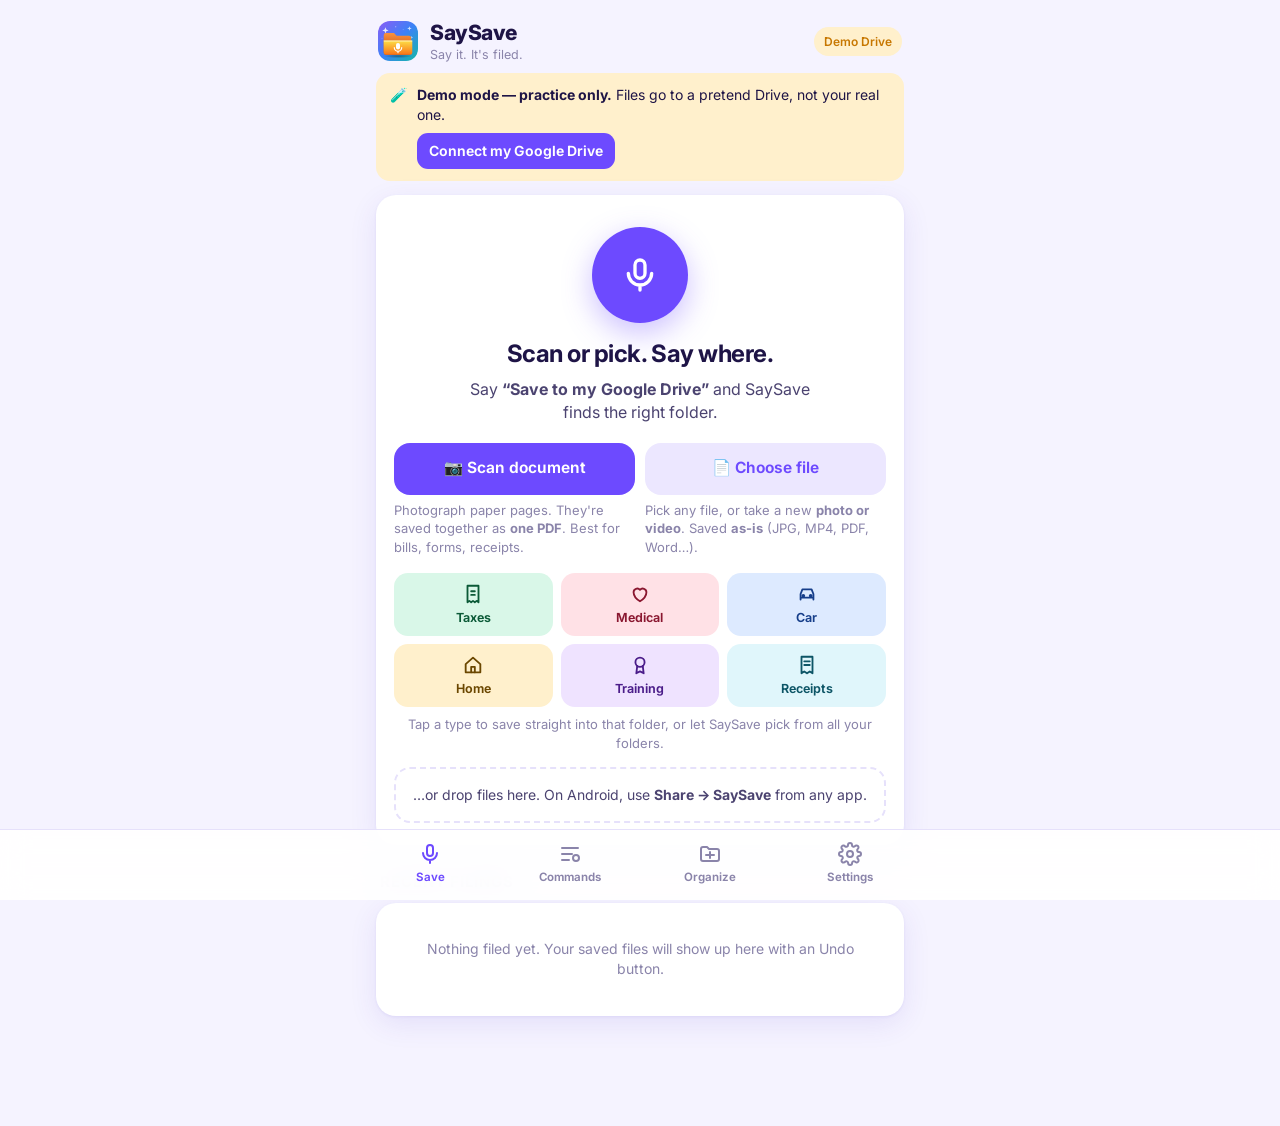
<file: index.html>
<!DOCTYPE html>
<html lang="en">
<head>
<meta charset="utf-8">
<meta name="viewport" content="width=device-width, initial-scale=1">
<meta name="theme-color" content="#6d4aff">
<title>SaySave</title>
<link rel="manifest" href="manifest.webmanifest">
<link rel="icon" href="icon-192.png">
<link rel="apple-touch-icon" href="icon-192.png">
<meta name="apple-mobile-web-app-capable" content="yes">
<link rel="preconnect" href="https://fonts.googleapis.com">
<link href="https://fonts.googleapis.com/css2?family=Inter:wght@400;500;600;700;800&display=swap" rel="stylesheet">
<link rel="stylesheet" href="styles.css">
</head>
<body>
<div class="app">
  <header class="topbar">
    <svg class="logo" viewBox="0 0 140 140" aria-hidden="true"><defs>
<linearGradient id="lg-bg" x1="0" y1="0" x2="1" y2="1"><stop offset="0" stop-color="#8B5CF6"/><stop offset="0.5" stop-color="#3B82F6"/><stop offset="1" stop-color="#14B8A6"/></linearGradient>
<linearGradient id="lg-front" x1="0" y1="0" x2="0" y2="1"><stop offset="0" stop-color="#FDE047"/><stop offset="1" stop-color="#F97316"/></linearGradient>
<linearGradient id="lg-back" x1="0" y1="0" x2="0" y2="1"><stop offset="0" stop-color="#FB923C"/><stop offset="1" stop-color="#C2410C"/></linearGradient>
<radialGradient id="lg-shadow" cx=".5" cy=".5" r=".5"><stop offset="0" stop-color="#000" stop-opacity=".35"/><stop offset="1" stop-color="#000" stop-opacity="0"/></radialGradient>
</defs><rect width="140" height="140" rx="32" fill="url(#lg-bg)"/><g transform="translate(0.0 0.0) scale(1.0)"><g fill="#FFFFFF"><path d="M26 22 l3 8 l8 3 l-8 3 l-3 8 l-3 -8 l-8 -3 l8 -3z" opacity=".85"/><path d="M110 18 l2 6 l6 2 l-6 2 l-2 6 l-2 -6 l-6 -2 l6 -2z" opacity=".75"/><path d="M118 52 l1.5 4 l4 1.5 l-4 1.5 l-1.5 4 l-1.5 -4 l-4 -1.5 l4 -1.5z" opacity=".6"/><circle cx="62" cy="20" r="2" opacity=".65"/><circle cx="14" cy="60" r="1.6" opacity=".55"/><circle cx="88" cy="30" r="1.4" opacity=".55"/></g></g><g transform="translate(0.0 0.0) scale(1.0)"><ellipse cx="70" cy="123" rx="50" ry="7" fill="url(#lg-shadow)"/>
<path d="M28 42 h28 l9 10 h43 a8 8 0 0 1 8 8 v50 a8 8 0 0 1 -8 8 h-80 a8 8 0 0 1 -8 -8 v-60 a8 8 0 0 1 8 -8z" fill="url(#lg-back)"/>
<path d="M20 68 h100 v42 a8 8 0 0 1 -8 8 h-84 a8 8 0 0 1 -8 -8z" fill="url(#lg-front)"/>
<rect x="20" y="68" width="100" height="4" fill="#FFFFFF" opacity=".55"/>
<rect x="63" y="77" width="14" height="23" rx="7" fill="#FFFFFF"/>
<path d="M57 93 a13 13 0 0 0 26 0 M70 106 v5" fill="none" stroke="#FFFFFF" stroke-width="4" stroke-linecap="round"/></g></svg>
    <div>
      <div class="brand-name">SaySave</div>
      <div class="brand-sub">Say it. It's filed.</div>
    </div>
    <button class="mode-pill" id="modePill" type="button">Demo Drive</button>
  </header>
  <main id="view"></main>
</div>

<nav class="tabbar"><div class="inner">
  <button class="tab on" data-tab="home" type="button">
    <svg viewBox="0 0 24 24" fill="none" stroke="currentColor" stroke-width="2" stroke-linecap="round" stroke-linejoin="round"><rect x="9" y="3" width="6" height="11" rx="3"/><path d="M5 11a7 7 0 0 0 14 0M12 18v3"/></svg>Save</button>
  <button class="tab" data-tab="commands" type="button">
    <svg viewBox="0 0 24 24" fill="none" stroke="currentColor" stroke-width="2" stroke-linecap="round" stroke-linejoin="round"><path d="M4 6h16M4 12h10M4 18h7"/><circle cx="18" cy="16" r="3"/></svg>Commands</button>
  <button class="tab" data-tab="organize" type="button">
    <svg viewBox="0 0 24 24" fill="none" stroke="currentColor" stroke-width="2" stroke-linecap="round" stroke-linejoin="round"><path d="M3 7a2 2 0 0 1 2-2h4l2 2h8a2 2 0 0 1 2 2v8a2 2 0 0 1-2 2H5a2 2 0 0 1-2-2z"/><path d="M8 13h8M12 10v6"/></svg>Organize</button>
  <button class="tab" data-tab="setup" type="button">
    <svg viewBox="0 0 24 24" fill="none" stroke="currentColor" stroke-width="2" stroke-linecap="round" stroke-linejoin="round"><circle cx="12" cy="12" r="3"/><path d="M19.4 15a1.7 1.7 0 0 0 .3 1.8l.1.1a2 2 0 1 1-2.8 2.8l-.1-.1a1.7 1.7 0 0 0-1.8-.3 1.7 1.7 0 0 0-1 1.5V21a2 2 0 1 1-4 0v-.1a1.7 1.7 0 0 0-1.1-1.5 1.7 1.7 0 0 0-1.8.3l-.1.1a2 2 0 1 1-2.8-2.8l.1-.1a1.7 1.7 0 0 0 .3-1.8 1.7 1.7 0 0 0-1.5-1H3a2 2 0 1 1 0-4h.1a1.7 1.7 0 0 0 1.5-1.1 1.7 1.7 0 0 0-.3-1.8l-.1-.1a2 2 0 1 1 2.8-2.8l.1.1a1.7 1.7 0 0 0 1.8.3H9a1.7 1.7 0 0 0 1-1.5V3a2 2 0 1 1 4 0v.1a1.7 1.7 0 0 0 1 1.5 1.7 1.7 0 0 0 1.8-.3l.1-.1a2 2 0 1 1 2.8 2.8l-.1.1a1.7 1.7 0 0 0-.3 1.8V9a1.7 1.7 0 0 0 1.5 1H21a2 2 0 1 1 0 4h-.1a1.7 1.7 0 0 0-1.5 1z"/></svg>Settings</button>
</div></nav>

<input type="file" id="filePick" multiple class="hidden">
<input type="file" id="camPick" accept="image/*" capture="environment" class="hidden">
<div id="layer"></div>

<script src="logic.js"></script>
<script src="drive.js"></script>
<script src="scan.js"></script>
<script src="app.js"></script>
</body>
</html>
</file>
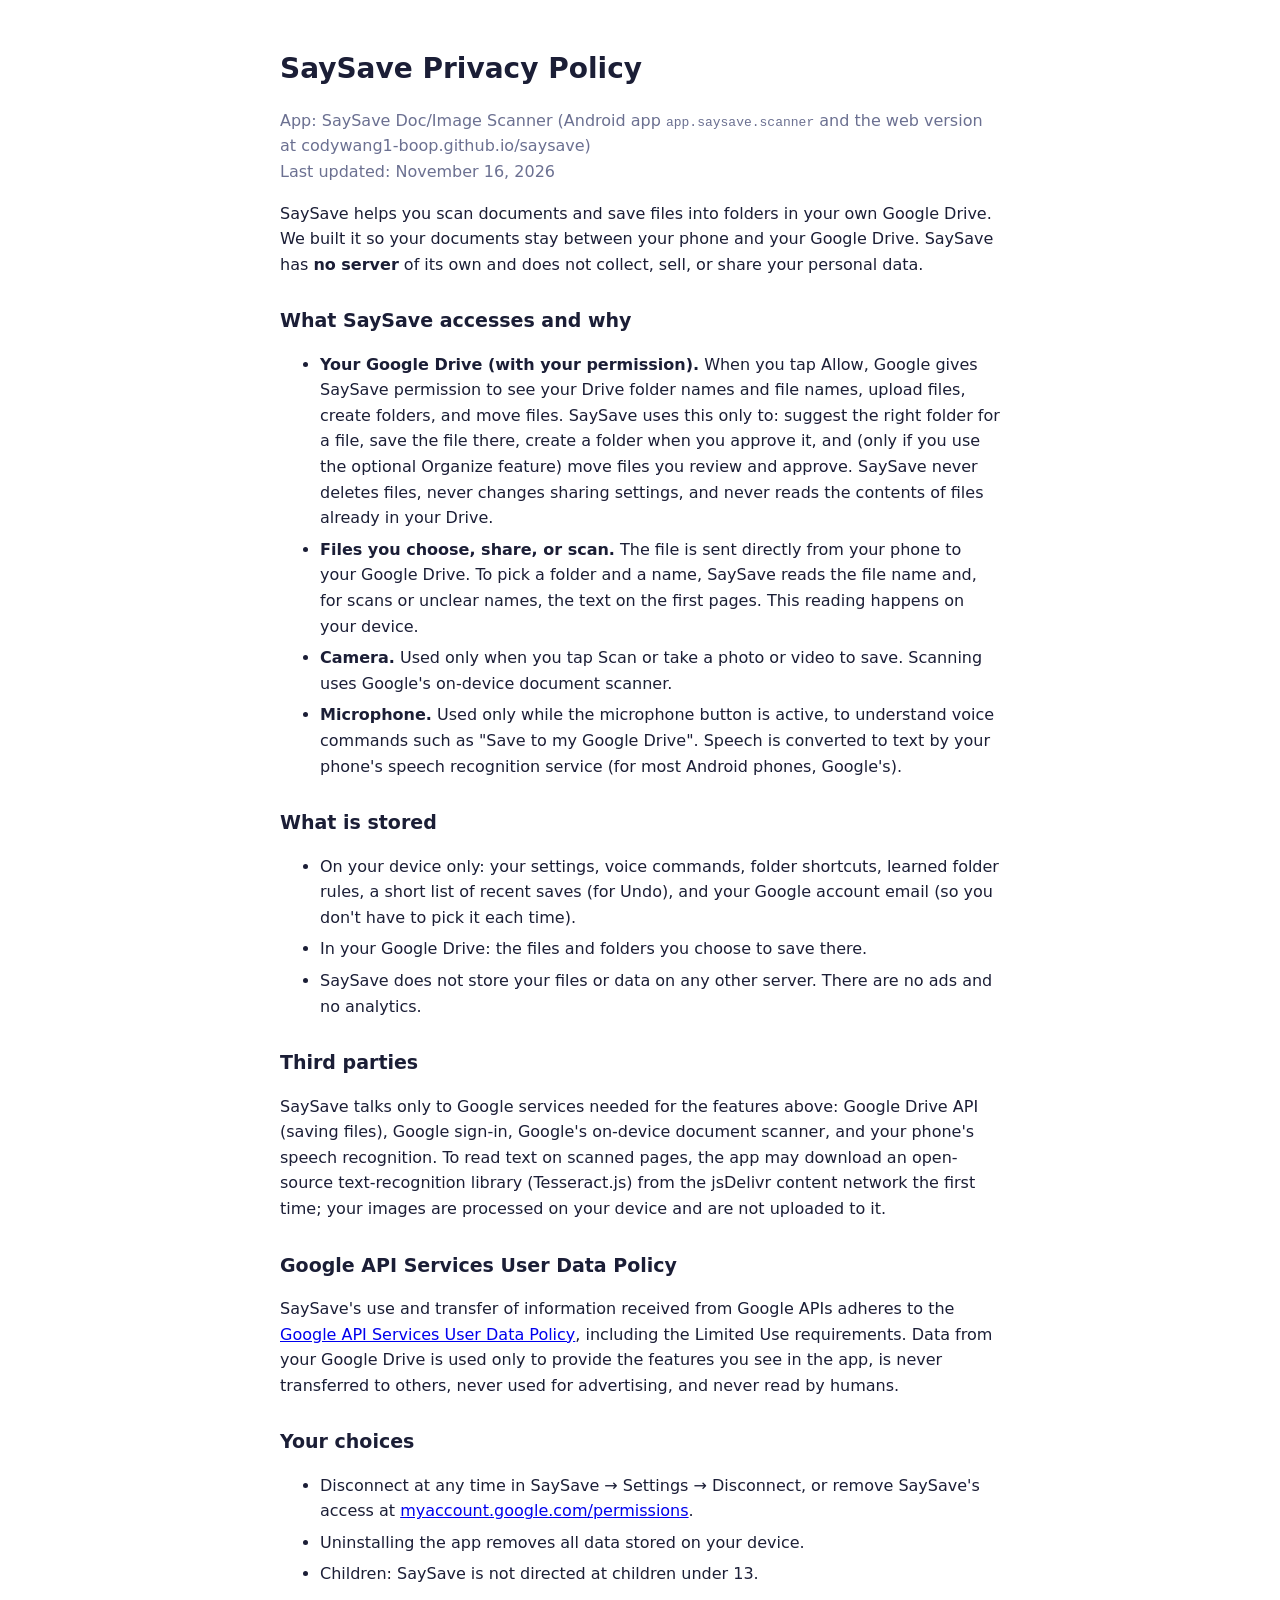
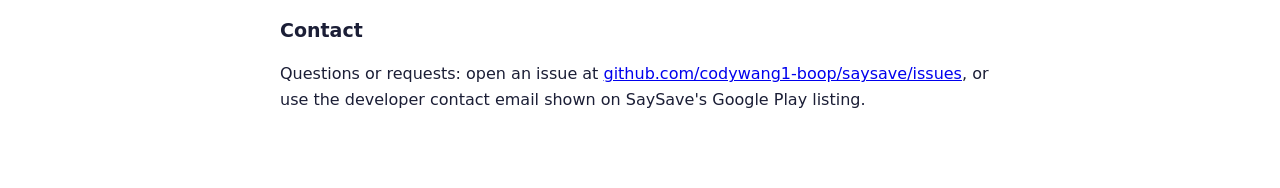
<file: privacy.html>
<!DOCTYPE html>
<html lang="en">
<head>
<meta charset="utf-8">
<meta name="viewport" content="width=device-width, initial-scale=1">
<title>SaySave – Privacy Policy</title>
<style>
  body { font-family: system-ui, -apple-system, Segoe UI, Roboto, sans-serif; max-width: 720px; margin: 0 auto; padding: 28px 20px 60px; color: #1b1e36; line-height: 1.6; }
  h1 { font-size: 28px; margin-bottom: 4px; } h2 { font-size: 19px; margin-top: 28px; }
  .muted { color: #6b7091; } li { margin: 6px 0; }
</style>
</head>
<body>
<h1>SaySave Privacy Policy</h1>
<p class="muted">App: SaySave Doc/Image Scanner (Android app <code>app.saysave.scanner</code> and the web version at codywang1-boop.github.io/saysave)<br>Last updated: November 16, 2026</p>

<p>SaySave helps you scan documents and save files into folders in your own Google Drive. We built it so your documents stay between your phone and your Google Drive. SaySave has <b>no server</b> of its own and does not collect, sell, or share your personal data.</p>

<h2>What SaySave accesses and why</h2>
<ul>
  <li><b>Your Google Drive (with your permission).</b> When you tap Allow, Google gives SaySave permission to see your Drive folder names and file names, upload files, create folders, and move files. SaySave uses this only to: suggest the right folder for a file, save the file there, create a folder when you approve it, and (only if you use the optional Organize feature) move files you review and approve. SaySave never deletes files, never changes sharing settings, and never reads the contents of files already in your Drive.</li>
  <li><b>Files you choose, share, or scan.</b> The file is sent directly from your phone to your Google Drive. To pick a folder and a name, SaySave reads the file name and, for scans or unclear names, the text on the first pages. This reading happens on your device.</li>
  <li><b>Camera.</b> Used only when you tap Scan or take a photo or video to save. Scanning uses Google's on-device document scanner.</li>
  <li><b>Microphone.</b> Used only while the microphone button is active, to understand voice commands such as "Save to my Google Drive". Speech is converted to text by your phone's speech recognition service (for most Android phones, Google's).</li>
</ul>

<h2>What is stored</h2>
<ul>
  <li>On your device only: your settings, voice commands, folder shortcuts, learned folder rules, a short list of recent saves (for Undo), and your Google account email (so you don't have to pick it each time).</li>
  <li>In your Google Drive: the files and folders you choose to save there.</li>
  <li>SaySave does not store your files or data on any other server. There are no ads and no analytics.</li>
</ul>

<h2>Third parties</h2>
<p>SaySave talks only to Google services needed for the features above: Google Drive API (saving files), Google sign-in, Google's on-device document scanner, and your phone's speech recognition. To read text on scanned pages, the app may download an open-source text-recognition library (Tesseract.js) from the jsDelivr content network the first time; your images are processed on your device and are not uploaded to it.</p>

<h2>Google API Services User Data Policy</h2>
<p>SaySave's use and transfer of information received from Google APIs adheres to the <a href="https://developers.google.com/terms/api-services-user-data-policy">Google API Services User Data Policy</a>, including the Limited Use requirements. Data from your Google Drive is used only to provide the features you see in the app, is never transferred to others, never used for advertising, and never read by humans.</p>

<h2>Your choices</h2>
<ul>
  <li>Disconnect at any time in SaySave → Settings → Disconnect, or remove SaySave's access at <a href="https://myaccount.google.com/permissions">myaccount.google.com/permissions</a>.</li>
  <li>Uninstalling the app removes all data stored on your device.</li>
  <li>Children: SaySave is not directed at children under 13.</li>
</ul>

<h2>Contact</h2>
<p>Questions or requests: open an issue at <a href="https://github.com/codywang1-boop/saysave/issues">github.com/codywang1-boop/saysave/issues</a>, or use the developer contact email shown on SaySave's Google Play listing.</p>
</body>
</html>
</file>
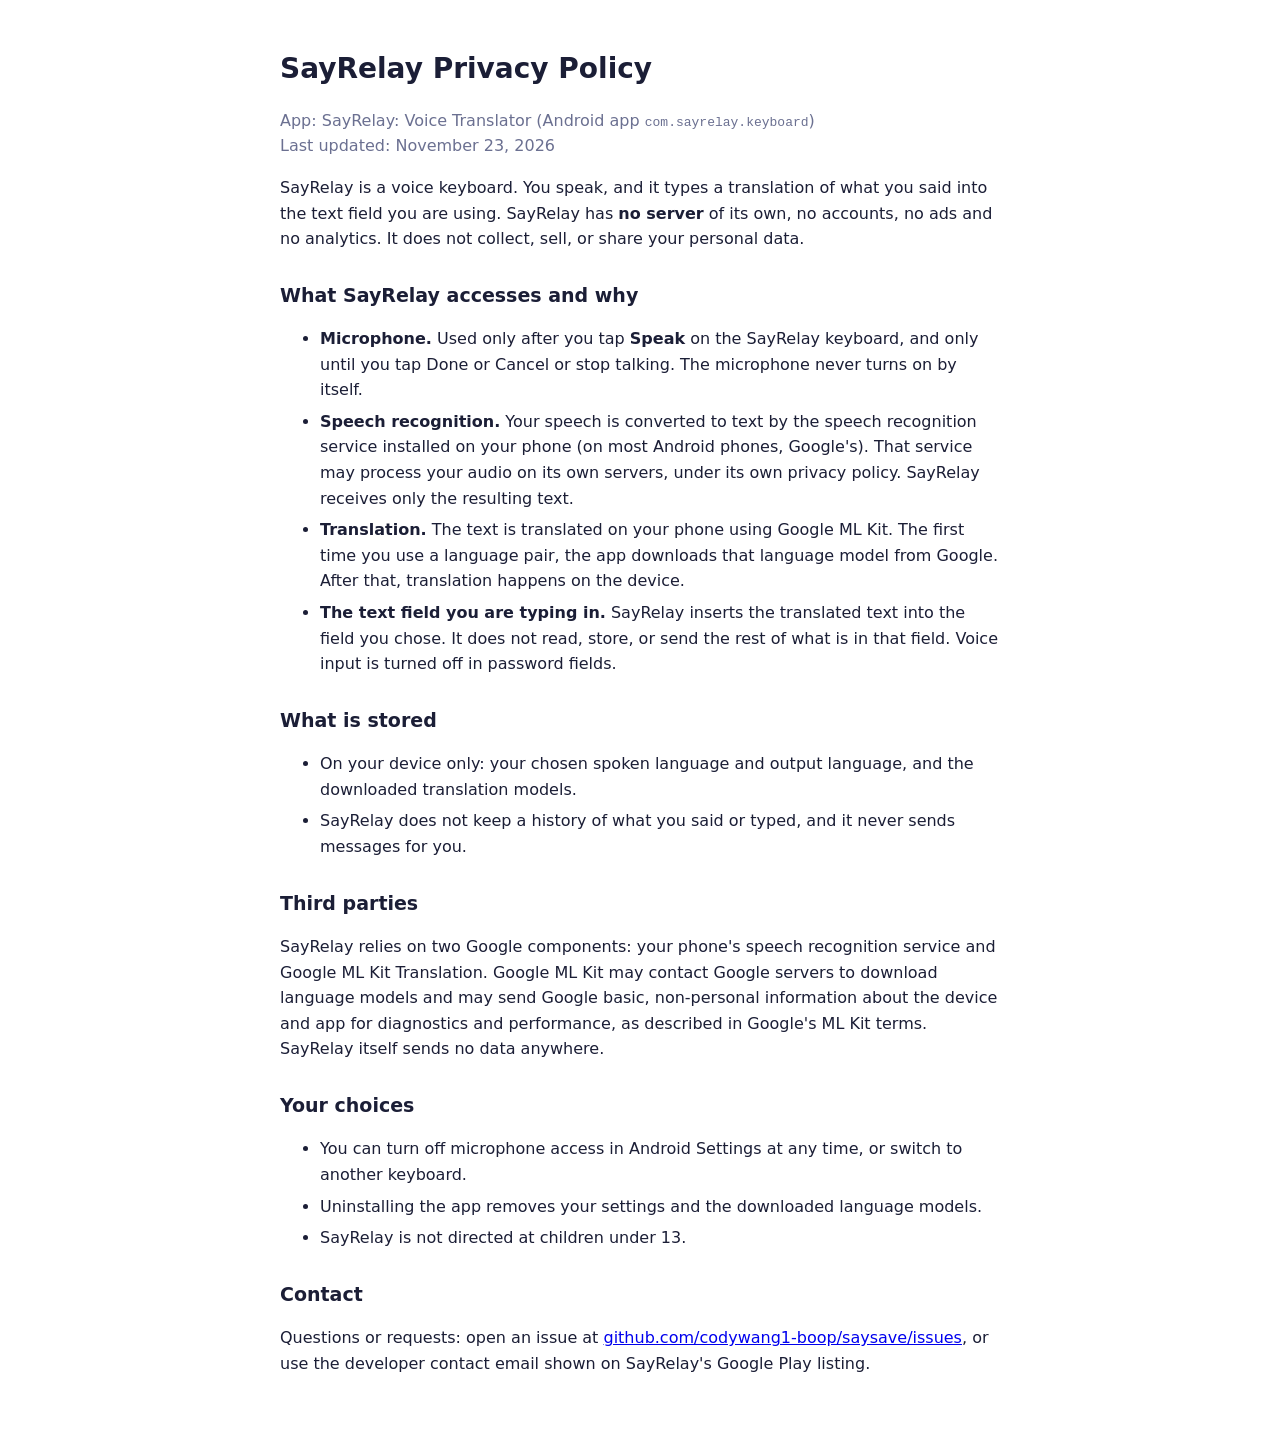
<file: sayrelay/privacy.html>
<!DOCTYPE html>
<html lang="en">
<head>
<meta charset="utf-8">
<meta name="viewport" content="width=device-width, initial-scale=1">
<title>SayRelay - Privacy Policy</title>
<style>
  body { font-family: system-ui, -apple-system, Segoe UI, Roboto, sans-serif; max-width: 720px; margin: 0 auto; padding: 28px 20px 60px; color: #1b1e36; line-height: 1.6; }
  h1 { font-size: 28px; margin-bottom: 4px; } h2 { font-size: 19px; margin-top: 28px; }
  .muted { color: #6b7091; } li { margin: 6px 0; }
</style>
</head>
<body>
<h1>SayRelay Privacy Policy</h1>
<p class="muted">App: SayRelay: Voice Translator (Android app <code>com.sayrelay.keyboard</code>)<br>Last updated: November 23, 2026</p>

<p>SayRelay is a voice keyboard. You speak, and it types a translation of what you said into the text field you are using. SayRelay has <b>no server</b> of its own, no accounts, no ads and no analytics. It does not collect, sell, or share your personal data.</p>

<h2>What SayRelay accesses and why</h2>
<ul>
  <li><b>Microphone.</b> Used only after you tap <b>Speak</b> on the SayRelay keyboard, and only until you tap Done or Cancel or stop talking. The microphone never turns on by itself.</li>
  <li><b>Speech recognition.</b> Your speech is converted to text by the speech recognition service installed on your phone (on most Android phones, Google's). That service may process your audio on its own servers, under its own privacy policy. SayRelay receives only the resulting text.</li>
  <li><b>Translation.</b> The text is translated on your phone using Google ML Kit. The first time you use a language pair, the app downloads that language model from Google. After that, translation happens on the device.</li>
  <li><b>The text field you are typing in.</b> SayRelay inserts the translated text into the field you chose. It does not read, store, or send the rest of what is in that field. Voice input is turned off in password fields.</li>
</ul>

<h2>What is stored</h2>
<ul>
  <li>On your device only: your chosen spoken language and output language, and the downloaded translation models.</li>
  <li>SayRelay does not keep a history of what you said or typed, and it never sends messages for you.</li>
</ul>

<h2>Third parties</h2>
<p>SayRelay relies on two Google components: your phone's speech recognition service and Google ML Kit Translation. Google ML Kit may contact Google servers to download language models and may send Google basic, non-personal information about the device and app for diagnostics and performance, as described in Google's ML Kit terms. SayRelay itself sends no data anywhere.</p>

<h2>Your choices</h2>
<ul>
  <li>You can turn off microphone access in Android Settings at any time, or switch to another keyboard.</li>
  <li>Uninstalling the app removes your settings and the downloaded language models.</li>
  <li>SayRelay is not directed at children under 13.</li>
</ul>

<h2>Contact</h2>
<p>Questions or requests: open an issue at <a href="https://github.com/codywang1-boop/saysave/issues">github.com/codywang1-boop/saysave/issues</a>, or use the developer contact email shown on SayRelay's Google Play listing.</p>
</body>
</html>
</file>
<file: styles.css>
:root {
  --bg: #f5f3ff;
  --card: #ffffff;
  --ink: #1e1446;
  --ink-2: #4b4370;
  --ink-3: #8a84aa;
  --line: #e6e1fb;
  --brand: #6d4aff;
  --brand-2: #8b6dff;
  --brand-soft: #ece7ff;
  --accent: #12a372;
  --accent-soft: #d9f7e8;
  --warn: #c77700;
  --warn-soft: #fff0cc;
  --danger: #d6455d;
  --radius: 20px;
  --shadow: 0 8px 28px rgba(80, 50, 200, .10), 0 1px 3px rgba(80, 50, 200, .08);
  --font: 'Inter', system-ui, -apple-system, 'Segoe UI', Roboto, sans-serif;
}
@media (prefers-color-scheme: dark) {
  :root {
    --bg: #120d2b; --card: #1d1640; --ink: #f1edff; --ink-2: #c4bce8; --ink-3: #8a82b4;
    --line: #2f2760; --brand: #9b82ff; --brand-2: #b5a2ff; --brand-soft: #2e2463;
    --accent: #3dd6a0; --accent-soft: #123d30; --warn: #ffc24d; --warn-soft: #3d2e0d;
    --shadow: 0 8px 28px rgba(0,0,0,.4);
  }
}
* { box-sizing: border-box; }
html, body { margin: 0; height: 100%; }
body {
  font-family: var(--font); background: var(--bg); color: var(--ink);
  -webkit-font-smoothing: antialiased; font-size: 16px; line-height: 1.45;
}
button, input, select, textarea { font: inherit; color: inherit; }
button { cursor: pointer; }
.app { max-width: 560px; margin: 0 auto; min-height: 100%; padding: 0 16px 96px; }

/* Header */
.topbar { display: flex; align-items: center; gap: 12px; padding: 18px 2px 8px; }
.logo { width: 40px; height: 40px; border-radius: 12px; flex: none; }
.brand-name { font-weight: 800; font-size: 21px; letter-spacing: -.02em; }
.brand-sub { font-size: 12.5px; color: var(--ink-3); margin-top: -2px; }
.mode-pill { margin-left: auto; font-size: 12px; font-weight: 600; padding: 6px 10px; border-radius: 999px;
  background: var(--brand-soft); color: var(--brand); border: 0; white-space: nowrap; }
.mode-pill.demo { background: var(--warn-soft); color: var(--warn); }

h2 { font-size: 15px; text-transform: uppercase; letter-spacing: .06em; color: var(--ink-3); margin: 26px 4px 10px; font-weight: 700; }
h3 { margin: 0 0 4px; font-size: 17px; }
.muted { color: var(--ink-3); font-size: 14px; }
.small { font-size: 13px; }

.card { background: var(--card); border-radius: var(--radius); box-shadow: var(--shadow); padding: 18px; margin-bottom: 14px; }
.card.flat { box-shadow: none; border: 1px solid var(--line); }

/* Hero */
.hero { text-align: center; padding: 26px 18px 22px; background:
  radial-gradient(120% 90% at 50% 0%, var(--brand-soft), transparent 70%), var(--card); }
.hero h1 { font-size: 24px; letter-spacing: -.02em; margin: 14px 0 6px; }
.hero p { margin: 0 auto; color: var(--ink-2); max-width: 340px; }
.drop { margin-top: 18px; border: 2px dashed var(--line); border-radius: 16px; padding: 16px; color: var(--ink-2); font-size: 14px; }
.drop.over { border-color: var(--brand); background: var(--brand-soft); }

/* Buttons */
.btn { display: inline-flex; align-items: center; justify-content: center; gap: 8px; border: 0; border-radius: 14px;
  padding: 13px 18px; font-weight: 650; font-size: 15.5px; background: var(--brand); color: #fff; transition: transform .08s, opacity .15s; }
.btn:active { transform: scale(.98); }
.btn.secondary { background: var(--brand-soft); color: var(--brand); }
.btn.ghost { background: transparent; color: var(--brand); padding: 10px 12px; }
.btn.accent { background: var(--accent); }
.btn.danger { background: transparent; color: var(--danger); }
.btn.block { width: 100%; }
.btn.sm { padding: 8px 12px; font-size: 14px; border-radius: 11px; }
.btn[disabled] { opacity: .5; pointer-events: none; }
.row { display: flex; gap: 10px; align-items: center; }
.row.wrap { flex-wrap: wrap; }
.row.end { justify-content: flex-end; }
.grow { flex: 1; min-width: 0; }

/* Mic */
.mic { width: 96px; height: 96px; border-radius: 50%; border: 0; background: linear-gradient(145deg, var(--brand-2), var(--brand));
  color: #fff; display: grid; place-items: center; margin: 6px auto 0; box-shadow: 0 10px 30px rgba(59,63,216,.35); position: relative; }
.mic svg { width: 40px; height: 40px; }
.mic.listening::before, .mic.listening::after { content: ''; position: absolute; inset: -10px; border-radius: 50%;
  border: 3px solid var(--brand-2); animation: pulse 1.4s ease-out infinite; }
.mic.listening::after { animation-delay: .7s; }
@keyframes pulse { from { opacity: .8; transform: scale(.9); } to { opacity: 0; transform: scale(1.35); } }
.mic.sm { width: 56px; height: 56px; box-shadow: none; margin: 0; }
.mic.sm svg { width: 24px; height: 24px; }
.transcript { min-height: 26px; margin: 14px 0 4px; text-align: center; font-size: 17px; font-weight: 550; color: var(--ink); }
.transcript.hint { color: var(--ink-3); font-weight: 450; font-size: 15px; }

/* Chips */
.chips { display: flex; flex-wrap: wrap; gap: 8px; justify-content: center; margin-top: 10px; }
.chip { border: 1px solid var(--line); background: var(--card); padding: 8px 13px; border-radius: 999px; font-size: 14px; font-weight: 550; color: var(--ink-2); }
.chip.primary { background: var(--brand); border-color: var(--brand); color: #fff; }
.tag { display: inline-block; font-size: 12px; font-weight: 650; padding: 3px 8px; border-radius: 999px; background: var(--accent-soft); color: var(--accent); }
.tag.warn { background: var(--warn-soft); color: var(--warn); }
.tag.brand { background: var(--brand-soft); color: var(--brand); }

/* File chip */
.filechip { display: flex; align-items: center; gap: 12px; padding: 12px; border-radius: 14px; background: var(--bg); }
.fileicon { width: 42px; height: 42px; border-radius: 11px; display: grid; place-items: center; font-size: 11px; font-weight: 800;
  color: #fff; background: #e05a4f; flex: none; letter-spacing: .03em; }
.fileicon.img { background: #2f9e6f; } .fileicon.doc { background: #3b6fd8; } .fileicon.other { background: #7a7f9e; }
.filename { font-weight: 650; overflow: hidden; text-overflow: ellipsis; white-space: nowrap; }

/* Path */
.path { display: flex; flex-wrap: wrap; align-items: center; gap: 4px; font-weight: 650; font-size: 16px; }
.path .seg { background: var(--brand-soft); color: var(--brand); padding: 4px 9px; border-radius: 8px; }
.path .seg.new { background: var(--warn-soft); color: var(--warn); border: 1px dashed var(--warn); }
.path .sep { color: var(--ink-3); }
.choice { display: flex; gap: 10px; align-items: center; padding: 11px 12px; border: 1.5px solid var(--line); border-radius: 13px; margin-top: 8px; background: var(--card); width: 100%; text-align: left; }
.choice.sel { border-color: var(--brand); background: var(--brand-soft); }
.choice input { accent-color: var(--brand); }

/* Inputs */
label.field { display: block; margin-top: 12px; font-size: 13px; font-weight: 650; color: var(--ink-2); }
input[type=text], input[type=search], textarea, select {
  width: 100%; margin-top: 6px; padding: 11px 13px; border-radius: 12px; border: 1.5px solid var(--line); background: var(--card); outline: none; font-size: 15.5px; }
input:focus, textarea:focus, select:focus { border-color: var(--brand); }
.toggle { display: flex; align-items: center; justify-content: space-between; gap: 14px; padding: 13px 0; border-bottom: 1px solid var(--line); }
.toggle:last-child { border-bottom: 0; }
.switch { position: relative; width: 48px; height: 28px; flex: none; }
.switch input { opacity: 0; width: 0; height: 0; position: absolute; }
.switch span { position: absolute; inset: 0; background: var(--line); border-radius: 999px; transition: .2s; }
.switch span::after { content: ''; position: absolute; width: 22px; height: 22px; left: 3px; top: 3px; border-radius: 50%; background: #fff; transition: .2s; box-shadow: 0 1px 3px rgba(0,0,0,.2); }
.switch input:checked + span { background: var(--brand); }
.switch input:checked + span::after { transform: translateX(20px); }

/* Lists */
.list { list-style: none; margin: 0; padding: 0; }
.list li { display: flex; align-items: center; gap: 12px; padding: 12px 2px; border-bottom: 1px solid var(--line); }
.list li:last-child { border-bottom: 0; }
.empty { text-align: center; color: var(--ink-3); padding: 18px 8px; font-size: 14px; }

/* Tree */
.tree { font-size: 15px; }
.tree .node { display: flex; align-items: center; gap: 8px; padding: 9px 10px; border-radius: 10px; width: 100%; border: 0; background: none; text-align: left; }
.tree .node:hover { background: var(--bg); }
.tree .node.sel { background: var(--brand-soft); color: var(--brand); font-weight: 650; }
.tree .count { margin-left: auto; color: var(--ink-3); font-size: 12px; }
.folder-ico { width: 18px; height: 18px; flex: none; color: var(--brand); }

/* Organize */
.move { display: flex; gap: 10px; align-items: flex-start; padding: 10px 0; border-bottom: 1px solid var(--line); }
.move:last-child { border-bottom: 0; }
.move input[type=checkbox] { width: 20px; height: 20px; accent-color: var(--brand); margin-top: 2px; flex: none; }
.move .to { font-size: 13px; color: var(--ink-2); margin-top: 2px; }
.group-h { display: flex; align-items: center; gap: 8px; margin: 16px 0 4px; font-weight: 700; }
.progress { height: 8px; border-radius: 999px; background: var(--line); overflow: hidden; margin: 12px 0; }
.progress > div { height: 100%; background: var(--accent); width: 0; transition: width .2s; }

/* Tab bar */
.tabbar { position: fixed; left: 0; right: 0; bottom: 0; background: color-mix(in srgb, var(--card) 92%, transparent);
  backdrop-filter: blur(14px); -webkit-backdrop-filter: blur(14px); border-top: 1px solid var(--line);
  display: flex; justify-content: center; padding: 6px 8px calc(8px + env(safe-area-inset-bottom)); z-index: 20; }
.tabbar .inner { display: flex; width: 100%; max-width: 560px; }
.tab { flex: 1; border: 0; background: none; display: flex; flex-direction: column; align-items: center; gap: 3px; padding: 6px 0;
  font-size: 11.5px; font-weight: 650; color: var(--ink-3); }
.tab svg { width: 24px; height: 24px; }
.tab.on { color: var(--brand); }

/* Sheet & modal */
.scrim { position: fixed; inset: 0; background: rgba(12, 14, 35, .45); z-index: 40; display: flex; align-items: flex-end; justify-content: center;
  animation: fade .18s ease; }
.scrim.center { align-items: center; padding: 16px; }
@keyframes fade { from { opacity: 0; } }
.sheet { background: var(--card); width: 100%; max-width: 560px; border-radius: 24px 24px 0 0; padding: 10px 18px calc(22px + env(safe-area-inset-bottom));
  max-height: 92vh; overflow: auto; animation: up .22s cubic-bezier(.2,.8,.2,1); }
.scrim.center .sheet { border-radius: 22px; max-width: 460px; animation: pop .18s ease; }
@keyframes up { from { transform: translateY(40px); opacity: .4; } }
@keyframes pop { from { transform: scale(.96); opacity: 0; } }
.grabber { width: 40px; height: 5px; border-radius: 99px; background: var(--line); margin: 0 auto 12px; }
.sheet-h { display: flex; align-items: center; gap: 10px; margin-bottom: 12px; }
.sheet-h h3 { margin: 0; flex: 1; }
.x { border: 0; background: var(--bg); width: 34px; height: 34px; border-radius: 50%; font-size: 18px; color: var(--ink-2); }

/* Toast */
.toast { position: fixed; left: 50%; bottom: calc(86px + env(safe-area-inset-bottom)); transform: translateX(-50%); z-index: 60;
  background: #1c1f3a; color: #fff; border-radius: 16px; padding: 12px 14px 12px 16px; display: flex; gap: 10px; align-items: center;
  box-shadow: 0 12px 30px rgba(0,0,0,.25); width: calc(100% - 32px); max-width: 520px; animation: up .2s ease; font-size: 14.5px; }
.toast .btn { background: rgba(255,255,255,.12); color: #fff; padding: 7px 11px; font-size: 13.5px; }
.toast a { color: #b9bcff; font-weight: 650; font-size: 13.5px; text-decoration: none; white-space: nowrap; }

.banner { display: flex; gap: 10px; align-items: flex-start; padding: 12px 14px; border-radius: 14px; background: var(--warn-soft); color: var(--ink); font-size: 14px; margin-bottom: 14px; }
.banner.info { background: var(--brand-soft); }
.steps { padding-left: 20px; margin: 8px 0; } .steps li { margin: 6px 0; }
code { background: var(--bg); padding: 2px 6px; border-radius: 6px; font-size: 13px; word-break: break-all; }
.spinner { width: 20px; height: 20px; border: 3px solid var(--brand-soft); border-top-color: var(--brand); border-radius: 50%; animation: spin .8s linear infinite; }
@keyframes spin { to { transform: rotate(360deg); } }
.hidden { display: none !important; }

/* Style C: colored folder types */
.hero { background: var(--card); }
.mic { background: var(--brand); box-shadow: 0 10px 30px rgba(109,74,255,.35); }
.tiles { display: grid; grid-template-columns: repeat(3, 1fr); gap: 8px; margin-top: 16px; }
.tile { border: 0; border-radius: 14px; padding: 10px 4px 9px; font-size: 12.5px; font-weight: 650; display: flex; flex-direction: column; align-items: center; gap: 4px; }
.tile svg { width: 22px; height: 22px; }
.k-taxes { background: #d9f7e8; color: #0b5a37; } .k-medical { background: #ffe1e6; color: #8a1730; }
.k-car { background: #ddeaff; color: #163e8a; } .k-home { background: #fff0cc; color: #6b4700; }
.k-training { background: #efe3ff; color: #4b1d8a; } .k-receipts { background: #e0f6fb; color: #0d5566; }
.k-bills { background: #fde7d6; color: #7a3410; } .k-bank { background: #e3f0e0; color: #2c5a1c; }
.k-insurance { background: #fce1f1; color: #7d1b57; } .k-work { background: #e6e8ee; color: #2f3448; }
.k-school { background: #fff5c8; color: #5f4b00; } .k-id { background: #e4ecff; color: #22357a; }
.k-photos { background: #def7f2; color: #0f5a4d; } .k-other { background: var(--brand-soft); color: var(--brand); }
@media (prefers-color-scheme: dark) { .tile, .path .seg.k { filter: saturate(.9) brightness(.9); } }
.path .seg.k { font-weight: 700; }
.btn { border-radius: 16px; }

.path .seg.k-taxes { background: #d9f7e8; color: #0b5a37; }
.path .seg.k-medical { background: #ffe1e6; color: #8a1730; }
.path .seg.k-car { background: #ddeaff; color: #163e8a; }
.path .seg.k-home { background: #fff0cc; color: #6b4700; }
.path .seg.k-training { background: #efe3ff; color: #4b1d8a; }
.path .seg.k-receipts { background: #e0f6fb; color: #0d5566; }
.path .seg.k-bills { background: #fde7d6; color: #7a3410; }
.path .seg.k-bank { background: #e3f0e0; color: #2c5a1c; }
.path .seg.k-insurance { background: #fce1f1; color: #7d1b57; }
.path .seg.k-work { background: #e6e8ee; color: #2f3448; }
.path .seg.k-school { background: #fff5c8; color: #5f4b00; }
.path .seg.k-id { background: #e4ecff; color: #22357a; }
.path .seg.k-photos { background: #def7f2; color: #0f5a4d; }
.path .seg.k-other { background: var(--brand-soft); color: var(--brand); }
</file>
